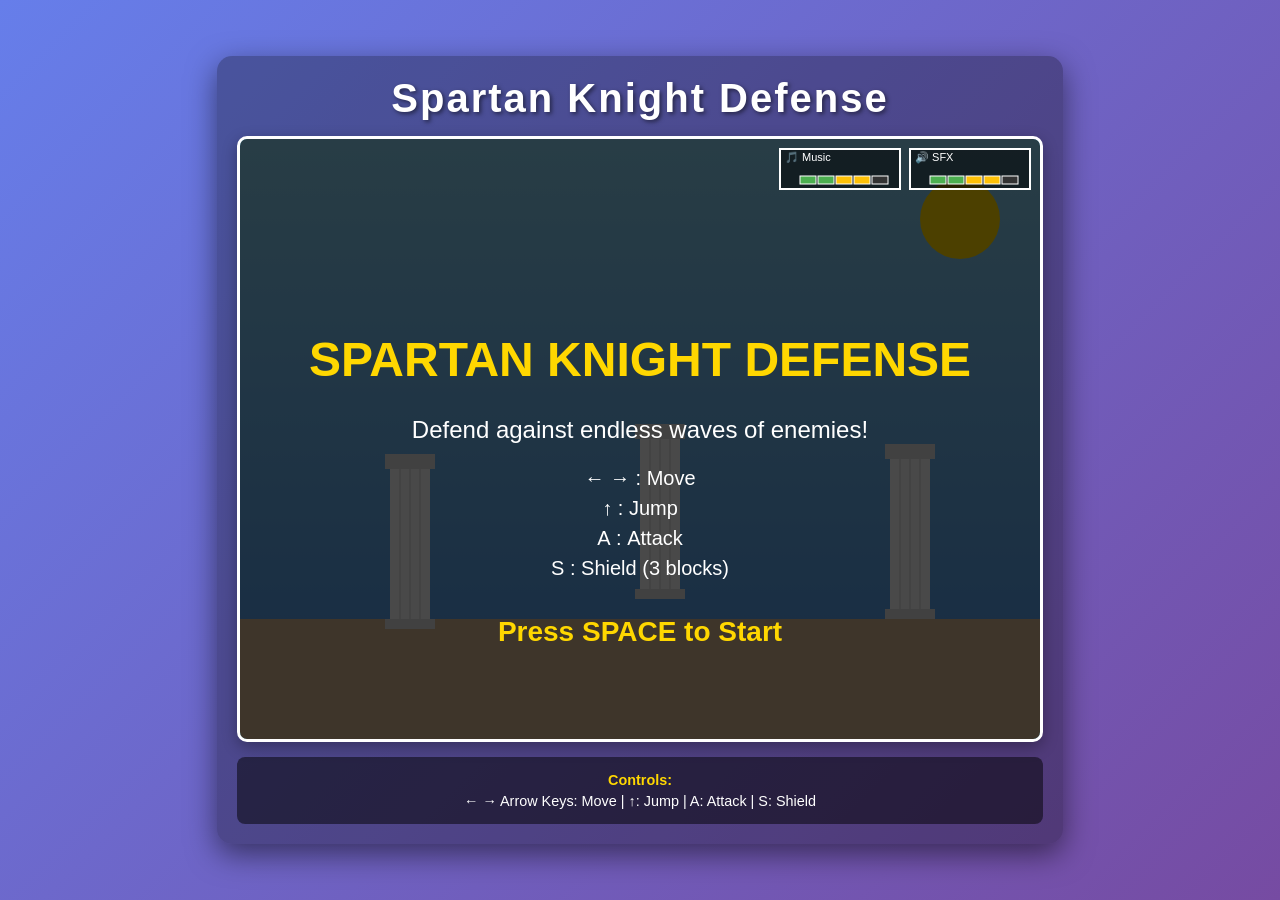
<file: index.html>
<!DOCTYPE html>
<html lang="en">
<head>
    <meta charset="UTF-8">
    <meta name="viewport" content="width=device-width, initial-scale=1.0">
    <title>Spartan Knight Defense</title>
    <link rel="stylesheet" href="styles.css">
</head>
<body>
    <div class="game-container">
        <h1>Spartan Knight Defense</h1>
        <canvas id="gameCanvas" width="800" height="600"></canvas>
        <div class="controls-info">
            <p><strong>Controls:</strong></p>
            <p>← → Arrow Keys: Move | ↑: Jump | A: Attack | S: Shield</p>
        </div>
    </div>
    
    <script src="sprites.js"></script>
    <script src="player.js"></script>
    <script src="enemy.js"></script>
    <script src="boss.js"></script>
    <script src="bosses/griffin.js"></script>
    <script src="bosses/minotaur.js"></script>
    <script src="bosses/cyclops.js"></script>
    <script src="bosses/hydra.js"></script>
    <script src="bosses/zeus.js"></script>
    <script src="arrow.js"></script>
    <script src="lightning.js"></script>
    <script src="wave.js"></script>
    <script src="score.js"></script>
    <script src="sound.js"></script>
    <script src="music.js"></script>
    <script src="audioControls.js"></script>
    <script src="game.js"></script>
</body>
</html>
</file>
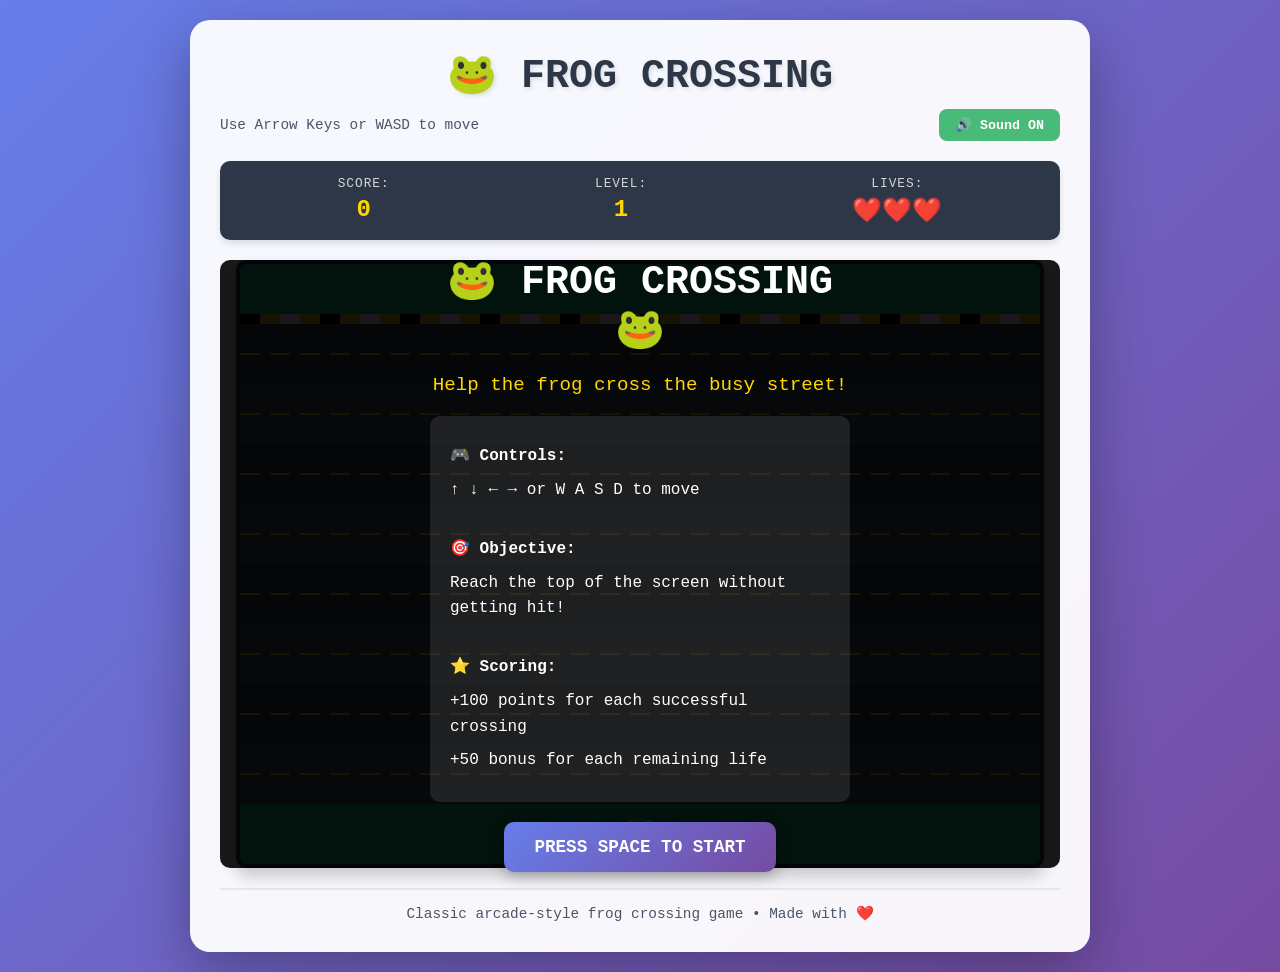
<file: frog-crossing-game/index.html>
<!DOCTYPE html>
<html lang="en">
<head>
    <meta charset="UTF-8">
    <meta name="viewport" content="width=device-width, initial-scale=1.0">
    <title>🐸 Frog Crossing - Classic Arcade Game</title>
    <link rel="stylesheet" href="styles.css">
</head>
<body>
    <div class="game-container">
        <div class="game-header">
            <h1>🐸 FROG CROSSING</h1>
            <div class="controls-info">
                <span>Use Arrow Keys or WASD to move</span>
                <button id="soundToggle" class="sound-btn">🔊 Sound ON</button>
            </div>
        </div>
        
        <div class="hud">
            <div class="hud-item">
                <span class="hud-label">Score:</span>
                <span id="score" class="hud-value">0</span>
            </div>
            <div class="hud-item">
                <span class="hud-label">Level:</span>
                <span id="level" class="hud-value">1</span>
            </div>
            <div class="hud-item">
                <span class="hud-label">Lives:</span>
                <span id="lives" class="hud-value">❤️❤️❤️</span>
            </div>
        </div>

        <div class="canvas-wrapper">
            <canvas id="gameCanvas" width="800" height="600"></canvas>
            
            <!-- Start Screen Overlay -->
            <div id="startScreen" class="overlay">
                <div class="overlay-content">
                    <h2>🐸 FROG CROSSING 🐸</h2>
                    <p class="instructions">Help the frog cross the busy street!</p>
                    <div class="instructions-list">
                        <p>🎮 <strong>Controls:</strong></p>
                        <p>↑ ↓ ← → or W A S D to move</p>
                        <p><br>🎯 <strong>Objective:</strong></p>
                        <p>Reach the top of the screen without getting hit!</p>
                        <p><br>⭐ <strong>Scoring:</strong></p>
                        <p>+100 points for each successful crossing</p>
                        <p>+50 bonus for each remaining life</p>
                    </div>
                    <button id="startButton" class="game-button">PRESS SPACE TO START</button>
                </div>
            </div>

            <!-- Game Over Overlay -->
            <div id="gameOverScreen" class="overlay hidden">
                <div class="overlay-content">
                    <h2>💀 GAME OVER 💀</h2>
                    <p class="final-score">Final Score: <span id="finalScore">0</span></p>
                    <p class="final-level">Level Reached: <span id="finalLevel">1</span></p>
                    <button id="restartButton" class="game-button">PRESS R TO RESTART</button>
                </div>
            </div>

            <!-- Level Complete Overlay -->
            <div id="levelCompleteScreen" class="overlay hidden">
                <div class="overlay-content celebration">
                    <h2>🎉 LEVEL COMPLETE! 🎉</h2>
                    <p class="level-info">Level <span id="completedLevel">1</span> Cleared!</p>
                    <p class="bonus-info">Bonus: +<span id="bonusPoints">0</span> points</p>
                    <p class="next-level-info">Get ready for Level <span id="nextLevel">2</span>...</p>
                </div>
            </div>
        </div>

        <div class="game-footer">
            <p>Classic arcade-style frog crossing game • Made with ❤️</p>
        </div>
    </div>

    <script src="game.js"></script>
</body>
</html>
</file>
<file: styles.css>
* {
    margin: 0;
    padding: 0;
    box-sizing: border-box;
}

body {
    font-family: 'Arial', sans-serif;
    background: linear-gradient(135deg, #667eea 0%, #764ba2 100%);
    display: flex;
    justify-content: center;
    align-items: center;
    min-height: 100vh;
    color: #fff;
}

.game-container {
    text-align: center;
    background: rgba(0, 0, 0, 0.3);
    padding: 20px;
    border-radius: 15px;
    box-shadow: 0 10px 30px rgba(0, 0, 0, 0.5);
}

h1 {
    font-size: 2.5em;
    margin-bottom: 15px;
    text-shadow: 2px 2px 4px rgba(0, 0, 0, 0.5);
    letter-spacing: 2px;
}

#gameCanvas {
    border: 3px solid #fff;
    border-radius: 10px;
    background: #87CEEB;
    display: block;
    margin: 0 auto;
    box-shadow: 0 5px 15px rgba(0, 0, 0, 0.3);
}

.controls-info {
    margin-top: 15px;
    background: rgba(0, 0, 0, 0.5);
    padding: 10px;
    border-radius: 8px;
}

.controls-info p {
    margin: 5px 0;
    font-size: 0.9em;
}

.controls-info strong {
    color: #ffd700;
}

/* Made with Bob */
</file>
<file: frog-crossing-game/styles.css>
* {
    margin: 0;
    padding: 0;
    box-sizing: border-box;
}

body {
    font-family: 'Courier New', monospace;
    background: linear-gradient(135deg, #667eea 0%, #764ba2 100%);
    display: flex;
    justify-content: center;
    align-items: center;
    min-height: 100vh;
    padding: 20px;
}

.game-container {
    background: rgba(255, 255, 255, 0.95);
    border-radius: 20px;
    box-shadow: 0 20px 60px rgba(0, 0, 0, 0.3);
    padding: 30px;
    max-width: 900px;
    width: 100%;
}

.game-header {
    text-align: center;
    margin-bottom: 20px;
}

.game-header h1 {
    font-size: 2.5em;
    color: #2d3748;
    text-shadow: 2px 2px 4px rgba(0, 0, 0, 0.1);
    margin-bottom: 10px;
    animation: pulse 2s ease-in-out infinite;
}

@keyframes pulse {
    0%, 100% { transform: scale(1); }
    50% { transform: scale(1.05); }
}

.controls-info {
    display: flex;
    justify-content: space-between;
    align-items: center;
    flex-wrap: wrap;
    gap: 10px;
    font-size: 0.9em;
    color: #4a5568;
}

.sound-btn {
    background: #48bb78;
    color: white;
    border: none;
    padding: 8px 16px;
    border-radius: 8px;
    cursor: pointer;
    font-family: inherit;
    font-weight: bold;
    transition: all 0.3s ease;
}

.sound-btn:hover {
    background: #38a169;
    transform: translateY(-2px);
}

.sound-btn.muted {
    background: #fc8181;
}

.hud {
    display: flex;
    justify-content: space-around;
    background: #2d3748;
    color: white;
    padding: 15px;
    border-radius: 10px;
    margin-bottom: 20px;
    box-shadow: 0 4px 6px rgba(0, 0, 0, 0.1);
}

.hud-item {
    display: flex;
    flex-direction: column;
    align-items: center;
    gap: 5px;
}

.hud-label {
    font-size: 0.8em;
    opacity: 0.8;
    text-transform: uppercase;
    letter-spacing: 1px;
}

.hud-value {
    font-size: 1.5em;
    font-weight: bold;
    color: #ffd700;
}

.canvas-wrapper {
    position: relative;
    display: flex;
    justify-content: center;
    margin-bottom: 20px;
}

#gameCanvas {
    border: 4px solid #2d3748;
    border-radius: 10px;
    background: #1a202c;
    box-shadow: 0 8px 16px rgba(0, 0, 0, 0.2);
    display: block;
}

.overlay {
    position: absolute;
    top: 0;
    left: 0;
    right: 0;
    bottom: 0;
    background: rgba(0, 0, 0, 0.9);
    display: flex;
    justify-content: center;
    align-items: center;
    border-radius: 10px;
    z-index: 10;
    animation: fadeIn 0.3s ease-in;
}

@keyframes fadeIn {
    from { opacity: 0; }
    to { opacity: 1; }
}

.overlay.hidden {
    display: none;
}

.overlay-content {
    text-align: center;
    color: white;
    padding: 40px;
    max-width: 500px;
}

.overlay-content h2 {
    font-size: 2.5em;
    margin-bottom: 20px;
    animation: bounceIn 0.6s ease-out;
}

@keyframes bounceIn {
    0% { transform: scale(0.3); opacity: 0; }
    50% { transform: scale(1.05); }
    70% { transform: scale(0.9); }
    100% { transform: scale(1); opacity: 1; }
}

.overlay-content.celebration h2 {
    animation: celebrate 0.8s ease-out;
}

@keyframes celebrate {
    0%, 100% { transform: rotate(0deg) scale(1); }
    25% { transform: rotate(-10deg) scale(1.1); }
    75% { transform: rotate(10deg) scale(1.1); }
}

.instructions {
    font-size: 1.2em;
    margin-bottom: 20px;
    color: #ffd700;
}

.instructions-list {
    text-align: left;
    background: rgba(255, 255, 255, 0.1);
    padding: 20px;
    border-radius: 10px;
    margin-bottom: 20px;
}

.instructions-list p {
    margin: 8px 0;
    line-height: 1.6;
}

.final-score, .final-level, .level-info, .bonus-info, .next-level-info {
    font-size: 1.3em;
    margin: 15px 0;
}

.final-score span, .final-level span, .bonus-info span {
    color: #ffd700;
    font-weight: bold;
}

.game-button {
    background: linear-gradient(135deg, #667eea 0%, #764ba2 100%);
    color: white;
    border: none;
    padding: 15px 30px;
    font-size: 1.1em;
    font-weight: bold;
    border-radius: 10px;
    cursor: pointer;
    font-family: inherit;
    transition: all 0.3s ease;
    box-shadow: 0 4px 15px rgba(0, 0, 0, 0.3);
    animation: glow 2s ease-in-out infinite;
}

@keyframes glow {
    0%, 100% { box-shadow: 0 4px 15px rgba(102, 126, 234, 0.4); }
    50% { box-shadow: 0 4px 25px rgba(102, 126, 234, 0.8); }
}

.game-button:hover {
    transform: translateY(-3px);
    box-shadow: 0 6px 20px rgba(102, 126, 234, 0.6);
}

.game-button:active {
    transform: translateY(-1px);
}

.game-footer {
    text-align: center;
    color: #4a5568;
    font-size: 0.9em;
    padding-top: 15px;
    border-top: 2px solid #e2e8f0;
}

/* Particle effect for collisions */
.particle {
    position: absolute;
    width: 8px;
    height: 8px;
    background: #ff6b6b;
    border-radius: 50%;
    pointer-events: none;
    animation: explode 0.6s ease-out forwards;
}

@keyframes explode {
    0% {
        transform: translate(0, 0) scale(1);
        opacity: 1;
    }
    100% {
        transform: translate(var(--tx), var(--ty)) scale(0);
        opacity: 0;
    }
}

/* Responsive design */
@media (max-width: 900px) {
    .game-container {
        padding: 20px;
    }
    
    .game-header h1 {
        font-size: 2em;
    }
    
    #gameCanvas {
        max-width: 100%;
        height: auto;
    }
    
    .controls-info {
        justify-content: center;
        text-align: center;
    }
}

@media (max-width: 600px) {
    .game-header h1 {
        font-size: 1.5em;
    }
    
    .hud {
        flex-direction: column;
        gap: 10px;
    }
    
    .overlay-content {
        padding: 20px;
    }
    
    .overlay-content h2 {
        font-size: 1.8em;
    }
}

/* Made with Bob */
</file>
